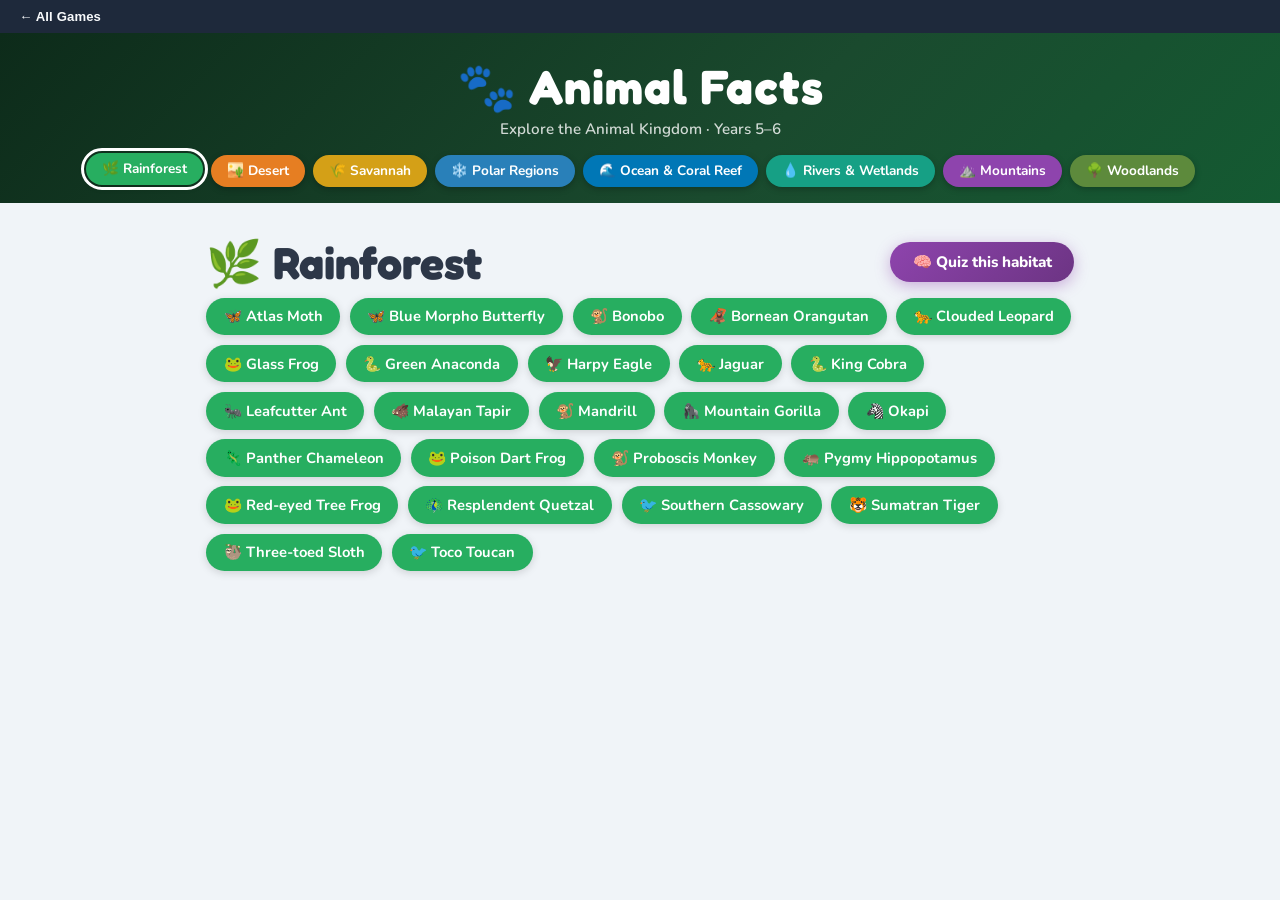
<file: habitat.html>
<!DOCTYPE html>
<html lang="en">
<head>
  <meta charset="UTF-8">
  <meta name="viewport" content="width=device-width, initial-scale=1.0">
  <title>Animal Facts – Habitat</title>
  <link rel="stylesheet" href="css/styles.css">
  <script src="data/animals.js"></script>
  <script src="js/app.js"></script>
</head>
<body>

<!-- Back-to-hub banner -->
<a href="https://mrssteynsgames.netlify.app" style="
  display:flex;align-items:center;gap:0.5rem;
  background:#1e293b;color:#f8fafc;
  font-family:-apple-system,BlinkMacSystemFont,'Segoe UI',sans-serif;
  font-size:0.82rem;font-weight:600;
  padding:0.55rem 1.2rem;
  text-decoration:none;letter-spacing:0.01em;
">← All Games</a>

<header class="site-header" id="site-header"></header>

<main class="main-content">
  <div style="display:flex;align-items:center;justify-content:space-between;flex-wrap:wrap;gap:0.75rem;margin-bottom:0.5rem">
    <h2 class="page-title" id="page-title" style="margin:0"></h2>
    <a id="quiz-link" href="quiz.html" class="random-btn"
       style="margin:0;background:linear-gradient(135deg,#8e44ad,#6c3483);box-shadow:0 4px 15px rgba(142,68,173,0.4);text-decoration:none;display:inline-flex;align-items:center;padding:0.65rem 1.4rem;font-size:0.95rem">
      🧠 Quiz this habitat
    </a>
  </div>
  <div class="animal-grid" id="animal-grid"></div>
</main>

<script>
  const habitat = getQueryParam('h') || 'Rainforest';
  const cfg = HABITAT_CONFIG[habitat] || { color: '#718096', emoji: '🐾' };

  document.title = `Animal Facts – ${habitat}`;

  buildHeader(habitat);

  document.getElementById('page-title').textContent = `${cfg.emoji} ${habitat}`;
  document.getElementById('quiz-link').href = `quiz.html?h=${encodeURIComponent(habitat)}`;

  const animals = getAnimalsByHabitat(habitat);
  const grid = document.getElementById('animal-grid');

  animals.forEach((animal, idx) => {
    const a = document.createElement('a');
    a.className = 'animal-btn';
    a.style.background = cfg.color;
    a.href = `animal.html?h=${encodeURIComponent(habitat)}&i=${idx}`;
    a.textContent = `${animal.emoji} ${animal.name}`;
    grid.appendChild(a);
  });
</script>
</body>
</html>
</file>
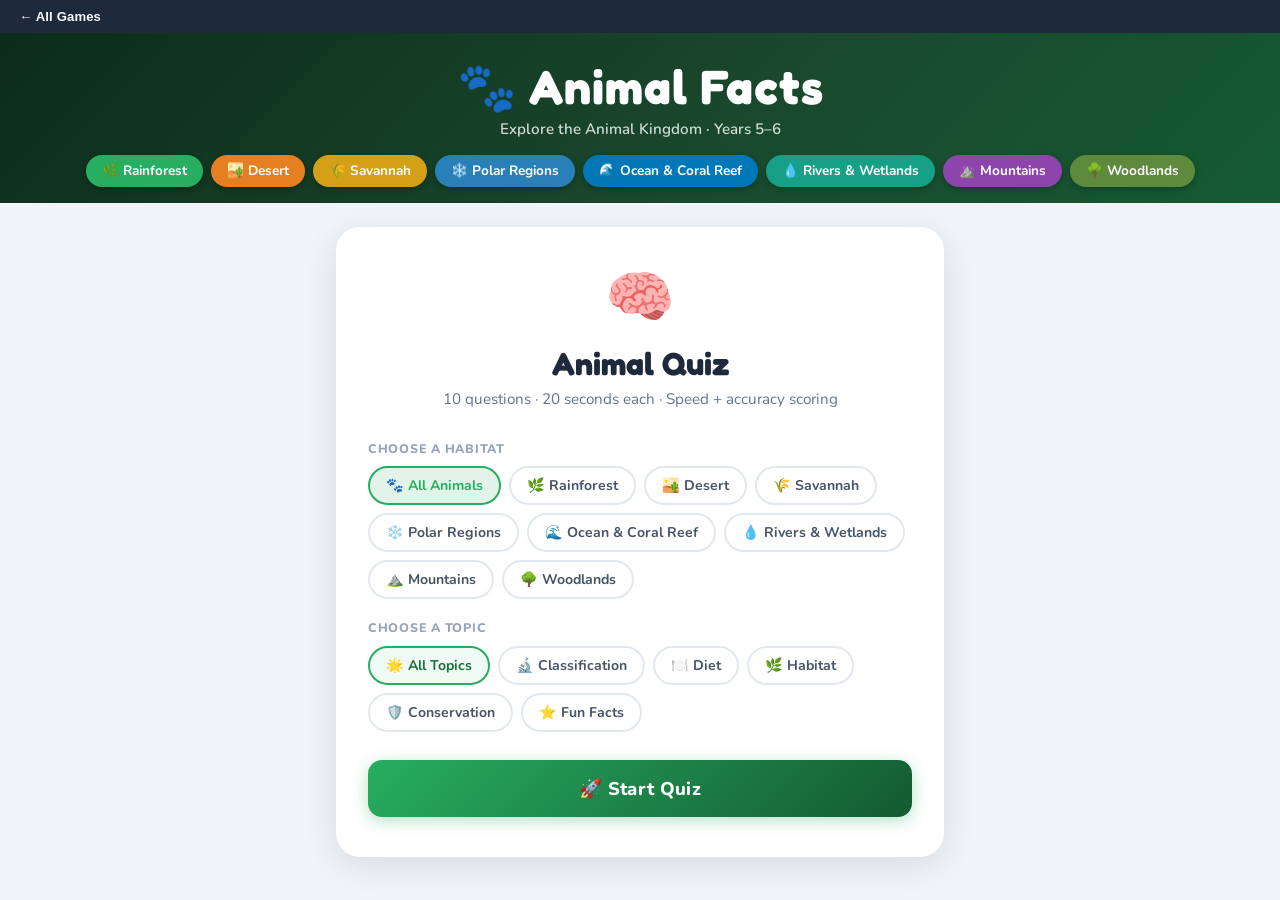
<file: quiz.html>
<!DOCTYPE html>
<html lang="en">
<head>
  <meta charset="UTF-8">
  <meta name="viewport" content="width=device-width, initial-scale=1.0">
  <title>Animal Quiz – Animal Facts</title>
  <link rel="stylesheet" href="css/styles.css">
  <link rel="stylesheet" href="css/quiz.css">
  <script src="data/animals.js"></script>
  <script src="js/app.js"></script>
</head>
<body>

<!-- Back-to-hub banner -->
<a href="https://mrssteynsgames.netlify.app" style="
  display:flex;align-items:center;gap:0.5rem;
  background:#1e293b;color:#f8fafc;
  font-family:-apple-system,BlinkMacSystemFont,'Segoe UI',sans-serif;
  font-size:0.82rem;font-weight:600;
  padding:0.55rem 1.2rem;
  text-decoration:none;letter-spacing:0.01em;
">← All Games</a>

<header class="site-header" id="site-header"></header>

<div id="quiz-app"></div>

<script src="js/quiz.js"></script>
<script>
  buildHeader(null);
  initQuiz();
</script>
</body>
</html>
</file>
<file: css/styles.css>
@import url('https://fonts.googleapis.com/css2?family=Fredoka+One&family=Nunito:wght@400;600;700;800&display=swap');

*, *::before, *::after { box-sizing: border-box; margin: 0; padding: 0; }

body {
  font-family: 'Nunito', sans-serif;
  background: #F0F4F8;
  color: #2d3748;
  min-height: 100vh;
}

/* ── Header ── */
.site-header {
  background: linear-gradient(135deg, #0d2b1a 0%, #1a4a2e 60%, #145a32 100%);
  color: white;
  padding: 1.5rem 1rem 1rem;
  text-align: center;
}

.site-header h1 {
  font-family: 'Fredoka One', cursive;
  font-size: clamp(1.8rem, 5vw, 3rem);
  letter-spacing: 1px;
  margin-bottom: 0.2rem;
}

.site-header .subtitle {
  font-size: 0.95rem;
  opacity: 0.8;
  margin-bottom: 1rem;
  font-weight: 600;
}

.habitat-pills {
  display: flex;
  flex-wrap: wrap;
  justify-content: center;
  gap: 0.5rem;
  margin-top: 0.75rem;
}

.habitat-pill {
  display: inline-block;
  padding: 0.4rem 1rem;
  border-radius: 999px;
  font-family: 'Nunito', sans-serif;
  font-weight: 700;
  font-size: 0.85rem;
  text-decoration: none;
  color: white;
  transition: transform 0.15s, opacity 0.15s, box-shadow 0.15s;
  box-shadow: 0 2px 6px rgba(0,0,0,0.25);
}

.habitat-pill:hover {
  transform: translateY(-2px);
  box-shadow: 0 4px 12px rgba(0,0,0,0.35);
}

.habitat-pill.active {
  outline: 3px solid white;
  outline-offset: 2px;
  transform: translateY(-2px);
}

/* ── Main content ── */
.main-content {
  max-width: 900px;
  margin: 2rem auto;
  padding: 0 1rem;
}

/* ── Animal Card ── */
.animal-card {
  background: white;
  border-radius: 20px;
  overflow: hidden;
  box-shadow: 0 8px 32px rgba(0,0,0,0.12);
}

.card-header {
  padding: 1.25rem 1.5rem;
  display: flex;
  align-items: center;
  justify-content: space-between;
  flex-wrap: wrap;
  gap: 0.5rem;
}

.card-header h2 {
  font-family: 'Fredoka One', cursive;
  font-size: clamp(1.6rem, 4vw, 2.4rem);
  color: white;
  text-shadow: 0 1px 4px rgba(0,0,0,0.2);
}

.card-badges {
  display: flex;
  gap: 0.5rem;
  flex-wrap: wrap;
  align-items: center;
}

.badge-habitat {
  background: rgba(255,255,255,0.25);
  color: white;
  padding: 0.3rem 0.9rem;
  border-radius: 999px;
  font-size: 0.8rem;
  font-weight: 800;
  letter-spacing: 0.5px;
  white-space: nowrap;
}

.badge-iucn {
  color: white;
  padding: 0.3rem 0.9rem;
  border-radius: 999px;
  font-size: 0.8rem;
  font-weight: 800;
  letter-spacing: 0.5px;
  white-space: nowrap;
}

/* ── Visuals row ── */
.card-visuals {
  display: grid;
  grid-template-columns: 1fr 1fr;
  gap: 1.5rem;
  padding: 1.5rem;
  background: #f8fafc;
  border-bottom: 1px solid #e2e8f0;
}

.visual-block {
  display: flex;
  flex-direction: column;
  align-items: center;
  gap: 0.6rem;
}

.visual-label {
  font-size: 0.85rem;
  font-weight: 700;
  color: #718096;
  text-transform: uppercase;
  letter-spacing: 0.5px;
}

.animal-photo-box {
  width: 200px;
  height: 150px;
  border-radius: 12px;
  overflow: hidden;
  background: #f1f5f9;
  display: flex;
  align-items: center;
  justify-content: center;
  box-shadow: 0 2px 10px rgba(0,0,0,0.12);
}

.animal-photo {
  width: 200px;
  height: 150px;
  object-fit: cover;
  display: none;
}

.animal-emoji-fallback {
  font-size: 5rem;
  line-height: 1;
}

.geo-chart-container {
  width: 200px;
  height: 150px;
}

.geo-unavailable {
  width: 200px;
  height: 150px;
  background: #e8e8e8;
  border-radius: 8px;
  display: flex;
  align-items: center;
  justify-content: center;
  font-size: 0.75rem;
  color: #a0aec0;
  text-align: center;
  padding: 1rem;
}

/* ── Facts grid ── */
.card-facts {
  display: grid;
  grid-template-columns: 1fr 1fr;
  gap: 1px;
  background: #e2e8f0;
}

.fact-cell {
  background: white;
  padding: 1rem 1.25rem;
}

.fact-cell.full-width {
  grid-column: 1 / -1;
}

.fact-label {
  font-size: 0.72rem;
  font-weight: 800;
  text-transform: uppercase;
  letter-spacing: 0.5px;
  color: #a0aec0;
  margin-bottom: 0.3rem;
}

.fact-value {
  font-size: 1rem;
  font-weight: 700;
  color: #2d3748;
}

/* ── Fun fact banner ── */
.fun-fact-banner {
  padding: 1.25rem 1.5rem;
  font-size: 0.98rem;
  font-weight: 600;
  line-height: 1.6;
  border-top: 1px solid #e2e8f0;
}

.fun-fact-banner strong {
  font-weight: 800;
}

/* ── Landing page ── */
.random-btn {
  display: block;
  margin: 1.5rem auto 0;
  padding: 0.9rem 2.5rem;
  background: linear-gradient(135deg, #27ae60, #145a32);
  color: white;
  border: none;
  border-radius: 999px;
  font-family: 'Nunito', sans-serif;
  font-size: 1.1rem;
  font-weight: 800;
  cursor: pointer;
  box-shadow: 0 4px 15px rgba(39,174,96,0.4);
  transition: transform 0.15s, box-shadow 0.15s;
  text-decoration: none;
  text-align: center;
}

.random-btn:hover {
  transform: translateY(-2px);
  box-shadow: 0 6px 20px rgba(39,174,96,0.5);
}

.browse-link {
  display: block;
  text-align: center;
  margin-top: 1rem;
  color: #718096;
  font-size: 0.9rem;
  text-decoration: none;
  font-weight: 600;
}

.browse-link:hover { color: #4a5568; text-decoration: underline; }

/* ── Habitat page ── */
.page-title {
  font-family: 'Fredoka One', cursive;
  font-size: clamp(1.8rem, 5vw, 2.8rem);
  margin-bottom: 1.5rem;
  color: #2d3748;
}

.animal-grid {
  display: flex;
  flex-wrap: wrap;
  gap: 0.6rem;
}

.animal-btn {
  padding: 0.55rem 1.1rem;
  border-radius: 999px;
  border: none;
  font-family: 'Nunito', sans-serif;
  font-size: 0.92rem;
  font-weight: 700;
  cursor: pointer;
  color: white;
  text-decoration: none;
  display: inline-block;
  transition: transform 0.15s, box-shadow 0.15s, opacity 0.15s;
  box-shadow: 0 2px 8px rgba(0,0,0,0.15);
}

.animal-btn:hover {
  transform: translateY(-2px);
  box-shadow: 0 4px 14px rgba(0,0,0,0.22);
  opacity: 0.92;
}

/* ── Animal page navigation ── */
.back-link {
  display: inline-block;
  margin-bottom: 1rem;
  color: #718096;
  text-decoration: none;
  font-weight: 700;
  font-size: 0.9rem;
  transition: color 0.15s;
}

.back-link:hover { color: #4a5568; }

.nav-arrows {
  display: flex;
  justify-content: space-between;
  align-items: center;
  margin-top: 1.5rem;
  gap: 1rem;
}

.nav-btn {
  display: flex;
  align-items: center;
  gap: 0.5rem;
  padding: 0.65rem 1.25rem;
  border-radius: 999px;
  border: 2px solid #e2e8f0;
  background: white;
  cursor: pointer;
  font-family: 'Nunito', sans-serif;
  font-size: 0.88rem;
  font-weight: 700;
  color: #4a5568;
  text-decoration: none;
  transition: border-color 0.15s, background 0.15s, color 0.15s;
  max-width: 48%;
}

.nav-btn:hover {
  border-color: #a0aec0;
  background: #f7fafc;
}

.nav-btn .arrow { font-size: 1.1rem; }
.nav-btn .nav-name {
  overflow: hidden;
  text-overflow: ellipsis;
  white-space: nowrap;
}

/* ── IUCN colours ── */
.iucn-LC { background: #27ae60; }
.iucn-NT { background: #f39c12; }
.iucn-VU { background: #e67e22; }
.iucn-EN { background: #e74c3c; }
.iucn-CR { background: #c0392b; }
.iucn-EW { background: #8e44ad; }
.iucn-EX { background: #2c3e50; }
.iucn-DD { background: #95a5a6; }

/* ── Responsive ── */
@media (max-width: 600px) {
  .card-visuals { grid-template-columns: 1fr; }
  .card-facts { grid-template-columns: 1fr; }
  .nav-arrows { flex-direction: column; }
  .nav-btn { max-width: 100%; width: 100%; justify-content: center; }
}
</file>
<file: css/quiz.css>
/* ── Quiz layout ── */
.quiz-wrap {
  max-width: 640px;
  margin: 1.5rem auto 3rem;
  padding: 0 1rem;
}

/* ── Setup & Ready cards ── */
.quiz-setup-card {
  background: white;
  border-radius: 24px;
  box-shadow: 0 8px 32px rgba(0,0,0,0.10);
  padding: 2rem 2rem 2.5rem;
  text-align: center;
}

.quiz-setup-icon { font-size: 3.5rem; margin-bottom: 0.5rem; }

.quiz-setup-title {
  font-family: 'Fredoka One', cursive;
  font-size: 2rem;
  color: #1e293b;
  margin-bottom: 0.3rem;
}

.quiz-setup-sub {
  color: #64748b;
  font-size: 0.95rem;
  line-height: 1.6;
  margin-bottom: 1.75rem;
}

.quiz-section-label {
  font-size: 0.78rem;
  font-weight: 800;
  text-transform: uppercase;
  letter-spacing: 0.06em;
  color: #94a3b8;
  text-align: left;
  margin-bottom: 0.6rem;
  margin-top: 1.25rem;
}

.quiz-choice-group {
  display: flex;
  flex-wrap: wrap;
  gap: 0.5rem;
  margin-bottom: 0.5rem;
}

.quiz-choice-btn {
  padding: 0.5rem 1rem;
  border-radius: 999px;
  border: 2px solid #e2e8f0;
  background: white;
  font-family: 'Nunito', sans-serif;
  font-size: 0.88rem;
  font-weight: 700;
  color: #475569;
  cursor: pointer;
  transition: border-color 0.15s, background 0.15s, color 0.15s, transform 0.1s;
}
.quiz-choice-btn:hover { border-color: #a0aec0; background: #f7fafc; transform: translateY(-1px); }
.quiz-choice-btn.selected {
  border-color: #27ae60;
  background: #f0faf4;
  color: #1a6e3c;
}

.quiz-chips {
  display: flex;
  flex-wrap: wrap;
  gap: 0.5rem;
  justify-content: center;
  margin: 1.25rem 0;
}

.quiz-chip {
  display: inline-block;
  padding: 0.35rem 0.9rem;
  border-radius: 999px;
  border: 2px solid #e2e8f0;
  background: #f8fafc;
  font-size: 0.85rem;
  font-weight: 700;
  color: #475569;
}

/* ── Buttons ── */
.quiz-start-btn {
  display: block;
  width: 100%;
  padding: 1rem;
  margin-top: 1.75rem;
  background: linear-gradient(135deg, #27ae60, #145a32);
  color: white;
  border: none;
  border-radius: 14px;
  font-family: 'Nunito', sans-serif;
  font-size: 1.15rem;
  font-weight: 800;
  cursor: pointer;
  box-shadow: 0 4px 16px rgba(39,174,96,0.35);
  transition: transform 0.15s, box-shadow 0.15s;
  letter-spacing: 0.02em;
}
.quiz-start-btn:hover { transform: translateY(-2px); box-shadow: 0 6px 20px rgba(39,174,96,0.45); }

.quiz-back-btn {
  display: block;
  width: 100%;
  padding: 0.75rem;
  margin-top: 0.75rem;
  background: #f1f5f9;
  color: #475569;
  border: 2px solid #e2e8f0;
  border-radius: 12px;
  font-family: 'Nunito', sans-serif;
  font-size: 0.95rem;
  font-weight: 700;
  cursor: pointer;
  transition: background 0.15s;
}
.quiz-back-btn:hover { background: #e2e8f0; }

/* ── Question screen ── */
.quiz-top-bar {
  display: flex;
  justify-content: space-between;
  align-items: center;
  margin-bottom: 0.75rem;
  flex-wrap: wrap;
  gap: 0.5rem;
}

.quiz-top-bar .quiz-back-btn {
  width: auto;
  display: inline-block;
  margin: 0;
  padding: 0.4rem 0.85rem;
  font-size: 0.85rem;
}

.quiz-qcount {
  font-weight: 800;
  font-size: 0.95rem;
  color: #1e293b;
}

.quiz-elapsed {
  font-size: 0.88rem;
  font-weight: 700;
  color: #64748b;
  font-variant-numeric: tabular-nums;
}

/* Progress bar */
.quiz-progress-track {
  height: 6px;
  background: #e2e8f0;
  border-radius: 99px;
  overflow: hidden;
  margin-bottom: 0.6rem;
}
.quiz-progress-fill {
  height: 100%;
  border-radius: 99px;
  transition: width 0.4s;
}

/* Timer bar */
.quiz-timer-track {
  height: 10px;
  background: #e2e8f0;
  border-radius: 99px;
  overflow: hidden;
  margin-bottom: 0.3rem;
}
.quiz-timer-fill {
  height: 100%;
  border-radius: 99px;
  transition: width 0.25s linear;
}

.quiz-timer-row {
  display: flex;
  justify-content: flex-end;
  align-items: center;
  gap: 0.4rem;
  margin-bottom: 0.75rem;
}
.quiz-timer-label { font-size: 0.8rem; color: #94a3b8; font-weight: 600; }
.quiz-timer-num   { font-size: 0.95rem; font-weight: 800; color: #1e293b; font-variant-numeric: tabular-nums; }

/* Question card */
.quiz-card {
  background: white;
  border-radius: 20px;
  box-shadow: 0 4px 24px rgba(0,0,0,0.09);
  padding: 1.75rem 1.5rem;
  display: flex;
  flex-direction: column;
  align-items: center;
  gap: 1.25rem;
}

.quiz-q-text {
  font-size: 1.15rem;
  font-weight: 700;
  color: #1e293b;
  text-align: center;
  line-height: 1.5;
}

.quiz-fact-callout {
  background: #f0fdf4;
  border-left: 4px solid #27ae60;
  border-radius: 8px;
  padding: 0.9rem 1rem;
  font-size: 0.92rem;
  font-style: italic;
  color: #14532d;
  line-height: 1.6;
  width: 100%;
  text-align: left;
}

/* Animal photo display in quiz */
.quiz-animal-photo {
  width: 200px;
  height: 150px;
  object-fit: cover;
  border-radius: 12px;
  box-shadow: 0 2px 12px rgba(0,0,0,0.15);
}

/* Text option buttons */
.quiz-text-opts {
  display: flex;
  flex-direction: column;
  gap: 0.6rem;
  width: 100%;
}

.quiz-text-opt {
  display: flex;
  align-items: center;
  gap: 0.9rem;
  padding: 0.8rem 1rem;
  border-radius: 12px;
  border: 2px solid #e2e8f0;
  background: #f8fafc;
  font-family: 'Nunito', sans-serif;
  font-size: 0.98rem;
  font-weight: 600;
  color: #1e293b;
  cursor: pointer;
  text-align: left;
  transition: border-color 0.12s, background 0.12s, transform 0.1s;
  width: 100%;
}
.quiz-text-opt:hover:not(:disabled) {
  border-color: #27ae60;
  background: #f0faf4;
  transform: translateX(3px);
}
.quiz-text-opt:disabled { cursor: default; }

.opt-label {
  display: inline-flex;
  align-items: center;
  justify-content: center;
  width: 28px;
  height: 28px;
  border-radius: 50%;
  background: #e2e8f0;
  color: #475569;
  font-size: 0.8rem;
  font-weight: 800;
  flex-shrink: 0;
}

/* Answer state colours */
.quiz-text-opt.quiz-opt-correct {
  border-color: #16a34a !important;
  background: #dcfce7 !important;
  color: #15803d;
}
.quiz-text-opt.quiz-opt-wrong {
  border-color: #dc2626 !important;
  background: #fee2e2 !important;
  color: #b91c1c;
}
.quiz-text-opt.quiz-opt-correct .opt-label { background: #16a34a; color: white; }
.quiz-text-opt.quiz-opt-wrong  .opt-label { background: #dc2626; color: white; }

/* Feedback badge */
.quiz-feedback-badge {
  padding: 0.6rem 1.25rem;
  border-radius: 999px;
  font-weight: 800;
  font-size: 1rem;
  animation: popIn 0.2s ease-out;
}
.badge-correct { background: #dcfce7; color: #15803d; border: 2px solid #16a34a; }
.badge-wrong   { background: #fee2e2; color: #b91c1c; border: 2px solid #dc2626; }

@keyframes popIn {
  from { transform: scale(0.8); opacity: 0; }
  to   { transform: scale(1);   opacity: 1; }
}

/* ── Results screen ── */
.quiz-results-header {
  text-align: center;
  margin-bottom: 1.25rem;
}
.quiz-results-trophy { font-size: 4rem; line-height: 1.2; }

.quiz-stat-cards {
  display: flex;
  flex-wrap: wrap;
  gap: 0.75rem;
  justify-content: center;
  margin-bottom: 1.5rem;
}

.quiz-stat-card {
  background: white;
  border-radius: 16px;
  box-shadow: 0 2px 12px rgba(0,0,0,0.08);
  padding: 1rem 1.4rem;
  min-width: 110px;
  text-align: center;
}
.stat-value {
  font-family: 'Fredoka One', cursive;
  font-size: 1.8rem;
  line-height: 1.1;
}
.stat-max { font-size: 1rem; color: #94a3b8; }
.stat-label {
  font-size: 0.75rem;
  font-weight: 700;
  text-transform: uppercase;
  letter-spacing: 0.06em;
  color: #94a3b8;
  margin-top: 0.25rem;
}

.quiz-results-table-wrap {
  background: white;
  border-radius: 16px;
  box-shadow: 0 4px 24px rgba(0,0,0,0.08);
  overflow: hidden;
  margin-bottom: 1.5rem;
  overflow-x: auto;
}

.quiz-results-table {
  width: 100%;
  border-collapse: collapse;
  font-size: 0.9rem;
}
.quiz-results-table thead tr {
  background: #f8fafc;
  border-bottom: 2px solid #e2e8f0;
}
.quiz-results-table th {
  padding: 0.7rem 0.9rem;
  text-align: left;
  font-weight: 700;
  color: #64748b;
  white-space: nowrap;
  font-size: 0.8rem;
  text-transform: uppercase;
  letter-spacing: 0.04em;
}
.quiz-results-table td {
  padding: 0.65rem 0.9rem;
  border-bottom: 1px solid #f1f5f9;
  color: #1e293b;
}
.result-badge {
  padding: 0.2rem 0.6rem;
  border-radius: 6px;
  font-size: 0.8rem;
  font-weight: 700;
  white-space: nowrap;
}
.pts-positive { font-weight: 800; color: #27ae60; }
.pts-zero     { color: #94a3b8; }

.quiz-results-btns {
  display: flex;
  flex-direction: column;
  gap: 0.5rem;
}

/* ── Responsive ── */
@media (max-width: 480px) {
  .quiz-setup-card { padding: 1.5rem 1.25rem 2rem; }
  .quiz-stat-cards { gap: 0.5rem; }
  .quiz-stat-card  { min-width: 90px; padding: 0.75rem 1rem; }
}
</file>
